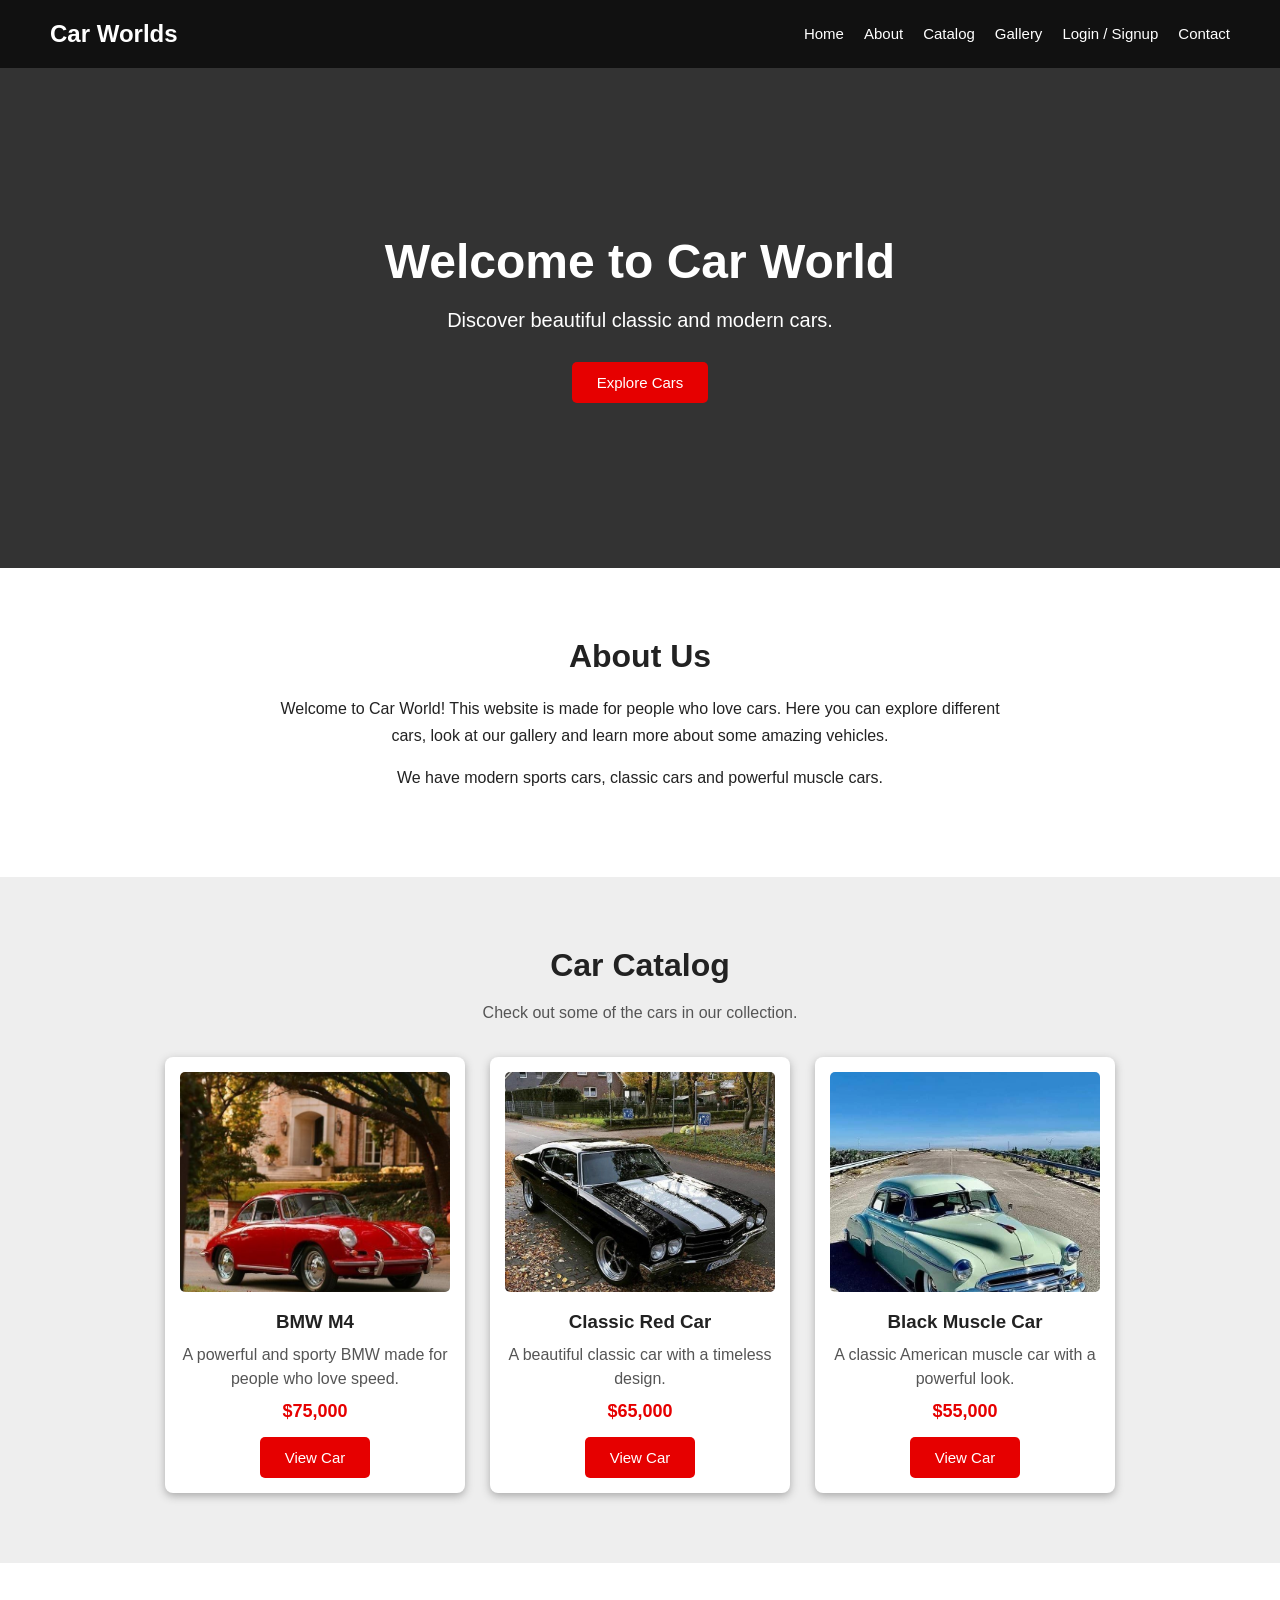
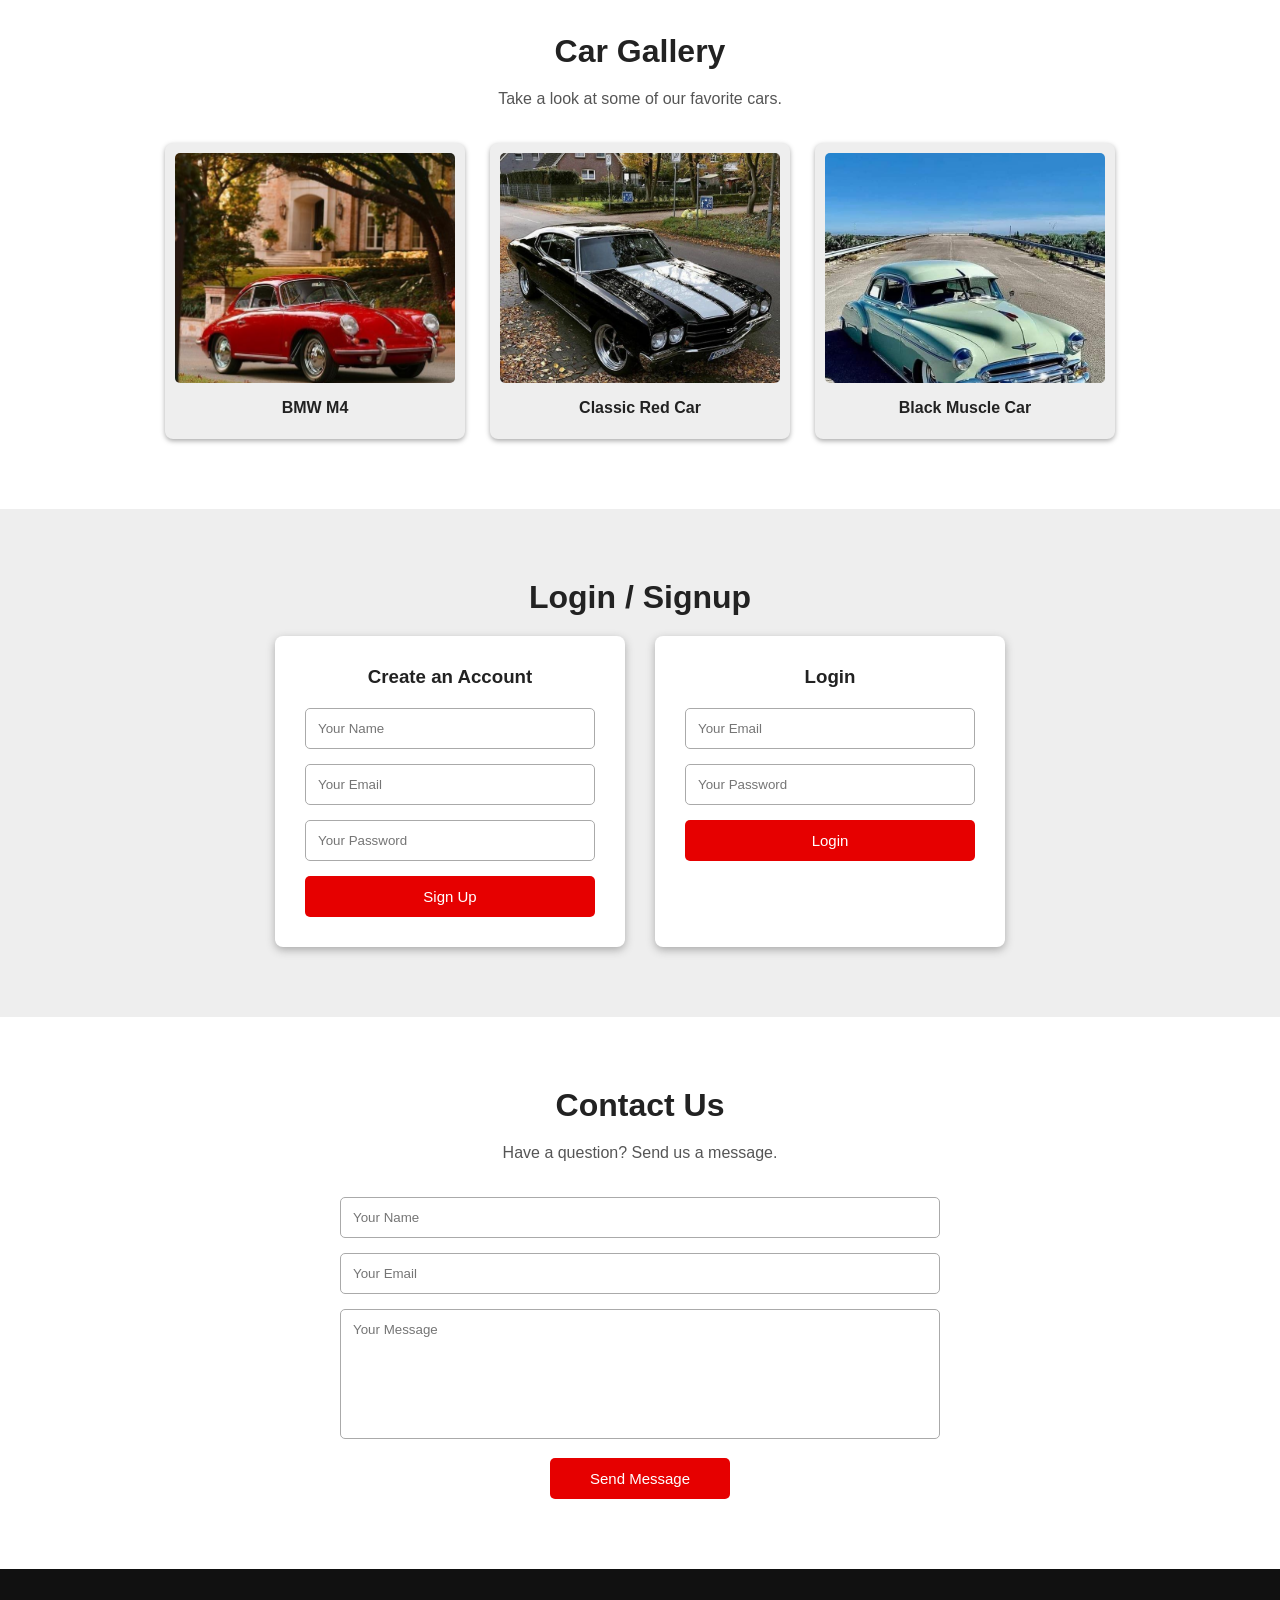
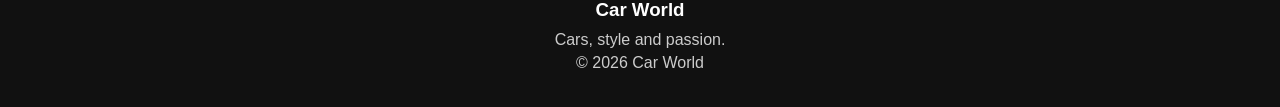
<file: index.html>
<!DOCTYPE html>
<html lang="en">

<head>

    <meta charset="UTF-8">

    <meta name="viewport" content="width=device-width, initial-scale=1.0">

    <title>Car World</title>

    <link rel="stylesheet" href="style.css">

</head>


<body>



    <nav>

        <div class="logo">
            <h2>Car Worlds</h2>
        </div>

        <ul>

            <li>
                <a href="#home">Home</a>
            </li>

            <li>
                <a href="#about">About</a>
            </li>

            <li>
                <a href="#catalog">Catalog</a>
            </li>

            <li>
                <a href="#gallery">Gallery</a>
            </li>

            <li>
                <a href="#login">Login / Signup</a>
            </li>

            <li>
                <a href="#contact">Contact</a>
            </li>

        </ul>

    </nav>



    <section id="home" class="home">

        <div class="home-content">

            <h1>Welcome to Car World</h1>

            <p>
                Discover beautiful classic and modern cars.
            </p>

            <a href="#catalog">
                <button>Explore Cars</button>
            </a>

        </div>

    </section>



    <section id="about" class="about">

        <h2>About Us</h2>

        <div class="about-content">

            <p>
                Welcome to Car World!
                This website is made for people who love cars.
                Here you can explore different cars, look at our
                gallery and learn more about some amazing vehicles.
            </p>

            <p>
                We have modern sports cars, classic cars and
                powerful muscle cars.
            </p>

        </div>

    </section>



    <section id="catalog" class="catalog">

        <h2>Car Catalog</h2>

        <p class="section-text">
            Check out some of the cars in our collection.
        </p>


        <div class="cars">


            <!-- BMW -->

            <div class="car">

                <img
                    src="images/bmw.jpg"
                    alt="BMW M4"
                >

                <h3>BMW M4</h3>

                <p>
                    A powerful and sporty BMW made for
                    people who love speed.
                </p>

                <h4>$75,000</h4>

                <button>
                    View Car
                </button>

            </div>



            <!-- RED CLASSIC CAR -->

            <div class="car">

                <img
                    src="images/red-car.jpg"
                    alt="Red Classic Car"
                >

                <h3>Classic Red Car</h3>

                <p>
                    A beautiful classic car with
                    a timeless design.
                </p>

                <h4>$65,000</h4>

                <button>
                    View Car
                </button>

            </div>



            <div class="car">

                <img
                    src="images/black car.jpg"
                    alt="Black Muscle Car"
                >

                <h3>Black Muscle Car</h3>

                <p>
                    A classic American muscle car
                    with a powerful look.
                </p>

                <h4>$55,000</h4>

                <button>
                    View Car
                </button>

            </div>


        </div>

    </section>



    <section id="gallery" class="gallery">

        <h2>Car Gallery</h2>

        <p class="section-text">
            Take a look at some of our favorite cars.
        </p>


        <div class="gallery-container">


            <div class="gallery-item">

                <img
                    src="images/bmw.jpg"
                    alt="BMW M4"
                >

                <p>BMW M4</p>

            </div>



            <div class="gallery-item">

                <img
                    src="images/red-car.jpg"
                    alt="Red Classic Car"
                >

                <p>Classic Red Car</p>

            </div>



            <div class="gallery-item">

                <img
                    src="images/black car.jpg"
                    alt="Black Muscle Car"
                >

                <p>Black Muscle Car</p>

            </div>


        </div>

    </section>



    <section id="login" class="login">

        <h2>Login / Signup</h2>

        <div class="login-container">


            <!-- SIGN UP -->

            <div class="login-box">

                <h3>Create an Account</h3>

                <input
                    type="text"
                    placeholder="Your Name"
                >

                <input
                    type="email"
                    placeholder="Your Email"
                >

                <input
                    type="password"
                    placeholder="Your Password"
                >

                <button>
                    Sign Up
                </button>

            </div>


            <div class="login-box">

                <h3>Login</h3>

                <input
                    type="email"
                    placeholder="Your Email"
                >

                <input
                    type="password"
                    placeholder="Your Password"
                >

                <button>
                    Login
                </button>

            </div>


        </div>

    </section>



    <section id="contact" class="contact">

        <h2>Contact Us</h2>

        <p class="section-text">
            Have a question? Send us a message.
        </p>


        <form>

            <input
                type="text"
                placeholder="Your Name"
            >

            <input
                type="email"
                placeholder="Your Email"
            >

            <textarea
                placeholder="Your Message"
            ></textarea>

            <button type="submit">
                Send Message
            </button>

        </form>

    </section>



    <footer>

        <h3>Car World</h3>

        <p>
            Cars, style and passion.
        </p>

        <p>
            © 2026 Car World
        </p>

    </footer>


</body>

</html>
</file>
<file: style.css>
* {
    margin: 0;
    padding: 0;
    box-sizing: border-box;
}

html {
    scroll-behavior: smooth;
}

body {
    font-family: Arial, sans-serif;
    background-color: #eeeeee;
    color: #222222;
}



nav {
    background-color: #111111;

    display: flex;

    justify-content: space-between;

    align-items: center;

    padding: 20px 50px;

    position: sticky;

    top: 0;

    z-index: 100;
}

.logo h2 {
    color: white;
}

nav ul {
    display: flex;

    list-style: none;
}

nav ul li {
    margin-left: 20px;
}

nav ul li a {
    color: white;

    text-decoration: none;

    font-size: 15px;
}

nav ul li a:hover {
    color: #e60000;
}



.home {
    min-height: 500px;

    background-color: #333333;

    color: white;

    display: flex;

    justify-content: center;

    align-items: center;

    text-align: center;

    padding: 40px;
}

.home-content h1 {
    font-size: 48px;

    margin-bottom: 20px;
}

.home-content p {
    font-size: 20px;

    margin-bottom: 30px;
}



button {
    background-color: #e60000;

    color: white;

    border: none;

    padding: 12px 25px;

    border-radius: 5px;

    cursor: pointer;

    font-size: 15px;
}

button:hover {
    background-color: #a80000;
}


section {
    padding: 70px 10%;
}

section h2 {
    text-align: center;

    font-size: 32px;

    margin-bottom: 20px;
}

.section-text {
    text-align: center;

    margin-bottom: 35px;

    color: #555555;
}


.about {
    background-color: white;

    text-align: center;
}

.about-content {
    max-width: 750px;

    margin: auto;
}

.about-content p {
    line-height: 1.7;

    margin-bottom: 15px;
}



.catalog {
    background-color: #eeeeee;
}

.cars {
    display: flex;

    justify-content: center;

    gap: 25px;

    flex-wrap: wrap;
}

.car {
    background-color: white;

    width: 300px;

    padding: 15px;

    border-radius: 8px;

    box-shadow: 0 3px 8px #aaaaaa;

    text-align: center;
}

.car img {
    width: 100%;

    height: 220px;

    object-fit: cover;

    border-radius: 5px;
}

.car h3 {
    margin-top: 15px;

    margin-bottom: 10px;
}

.car p {
    color: #555555;

    line-height: 1.5;

    margin-bottom: 10px;
}

.car h4 {
    font-size: 18px;

    margin-bottom: 15px;

    color: #e60000;
}



.gallery {
    background-color: white;

    text-align: center;
}

.gallery-container {
    display: flex;

    justify-content: center;

    flex-wrap: wrap;

    gap: 25px;
}

.gallery-item {
    background-color: #eeeeee;

    padding: 10px;

    width: 300px;

    border-radius: 8px;

    box-shadow: 0 2px 5px #aaaaaa;
}

.gallery-item img {
    width: 100%;

    height: 230px;

    object-fit: cover;

    border-radius: 5px;
}

.gallery-item p {
    padding: 12px;

    font-weight: bold;
}



.login {
    background-color: #eeeeee;

    text-align: center;
}

.login-container {
    display: flex;

    justify-content: center;

    gap: 30px;

    flex-wrap: wrap;
}

.login-box {
    background-color: white;

    width: 350px;

    padding: 30px;

    border-radius: 8px;

    box-shadow: 0 3px 8px #aaaaaa;
}

.login-box h3 {
    margin-bottom: 20px;
}

.login-box input {
    width: 100%;

    padding: 12px;

    margin-bottom: 15px;

    border: 1px solid #aaaaaa;

    border-radius: 5px;
}

.login-box button {
    width: 100%;
}



.contact {
    background-color: white;

    text-align: center;
}

.contact form {
    max-width: 600px;

    margin: auto;
}

.contact input,
.contact textarea {
    width: 100%;

    padding: 12px;

    margin-bottom: 15px;

    border: 1px solid #aaaaaa;

    border-radius: 5px;

    font-family: Arial, sans-serif;
}

.contact textarea {
    height: 130px;

    resize: none;
}

.contact button {
    width: 180px;
}



footer {
    background-color: #111111;

    color: white;

    text-align: center;

    padding: 30px;
}

footer h3 {
    margin-bottom: 10px;
}

footer p {
    margin: 5px;

    color: #cccccc;
}



@media (max-width: 700px) {

    nav {
        flex-direction: column;

        padding: 20px;
    }

    nav ul {
        flex-direction: column;

        text-align: center;

        margin-top: 15px;
    }

    nav ul li {
        margin: 7px;
    }

    .home-content h1 {
        font-size: 35px;
    }

    .home-content p {
        font-size: 17px;
    }

    section {
        padding: 50px 5%;
    }

    .car {
        width: 100%;

        max-width: 350px;
    }

    .gallery-item {
        width: 100%;

        max-width: 350px;
    }

    .login-box {
        width: 100%;

        max-width: 350px;
    }

}
</file>
